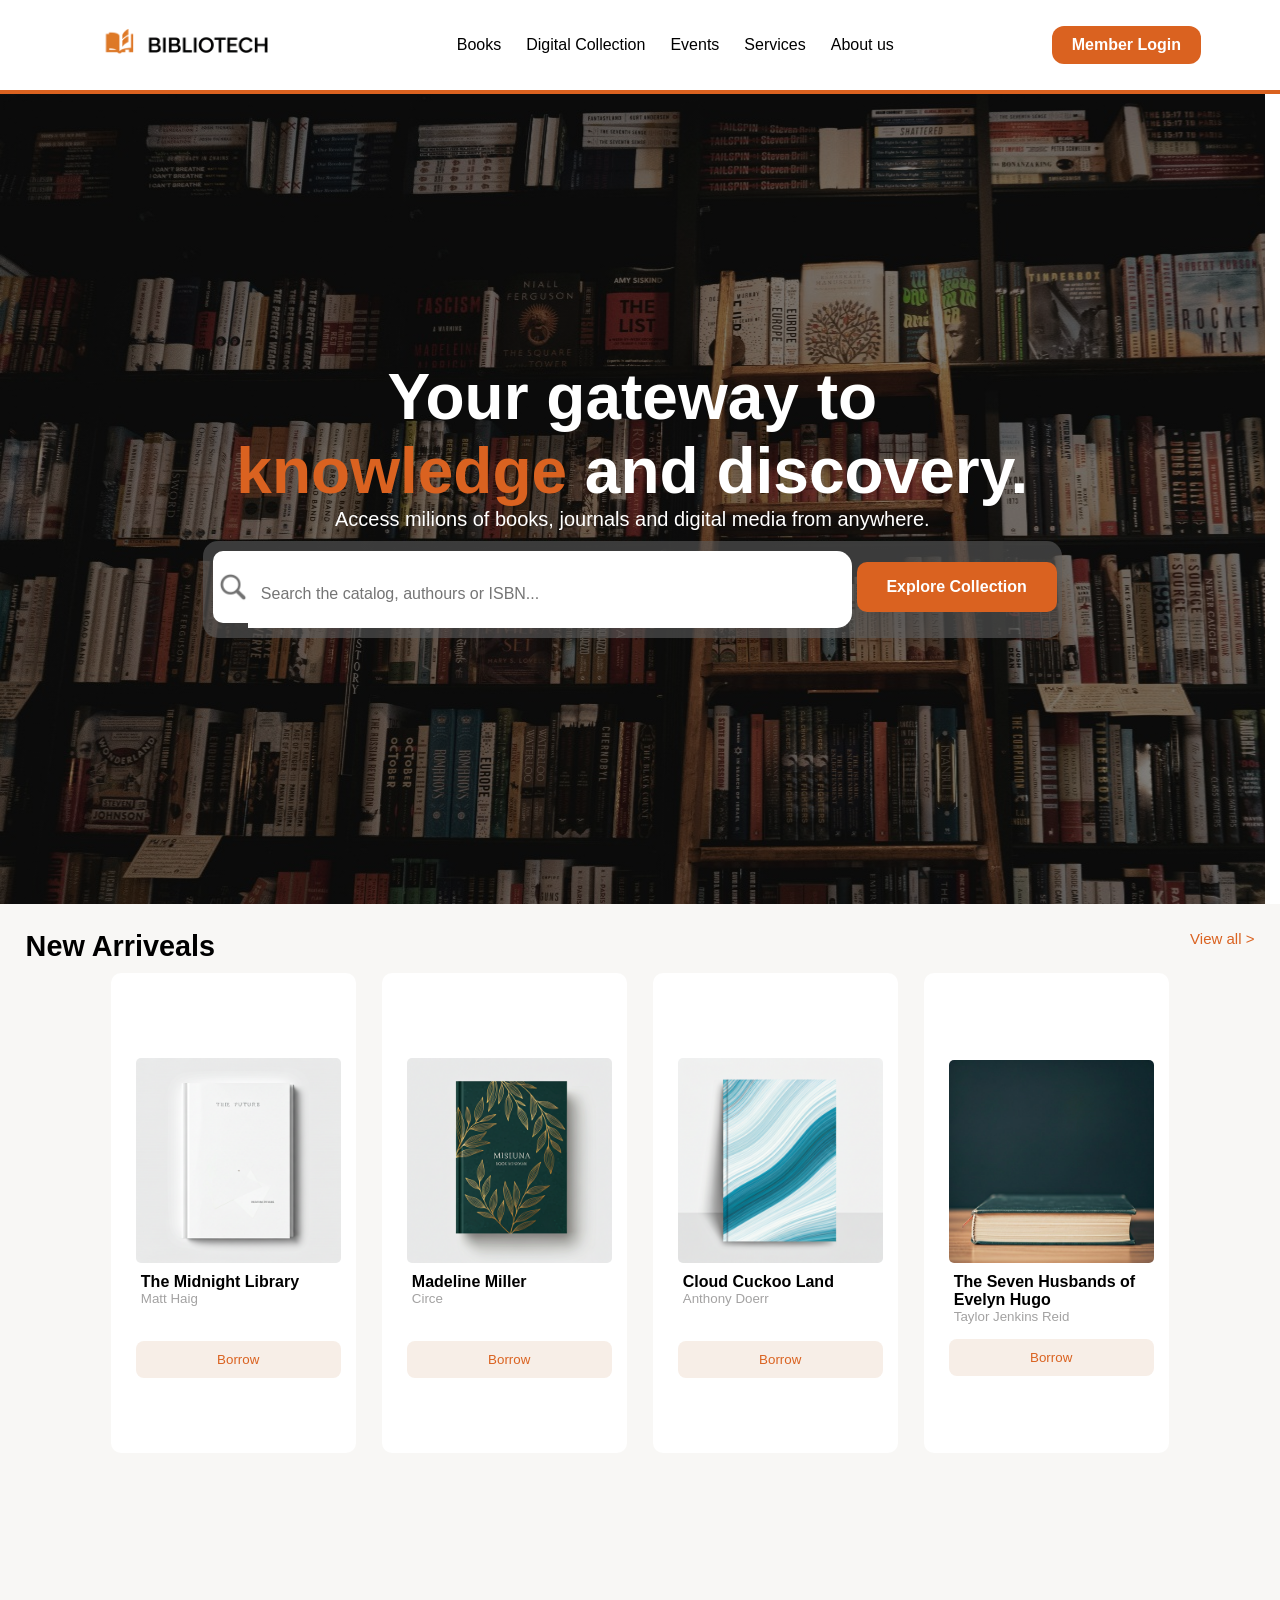
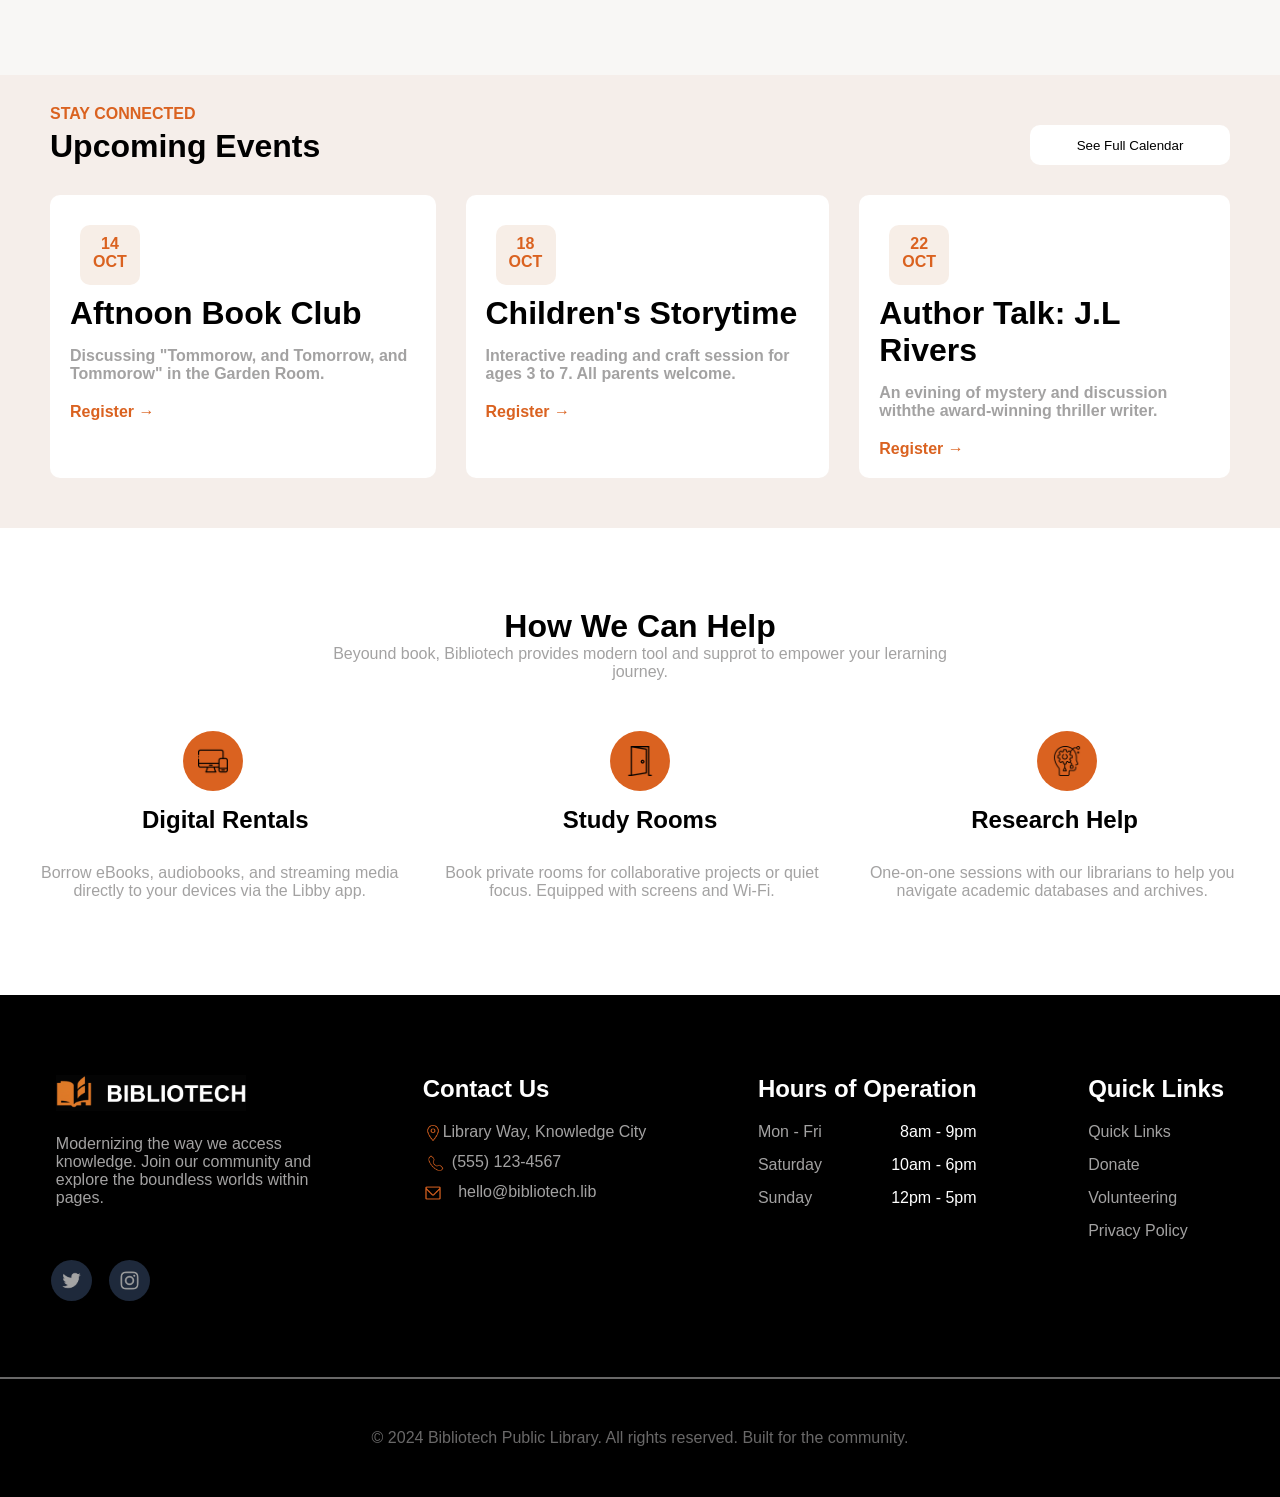
<file: index.html>
<!DOCTYPE html>
<html lang="en">

 <head>
    <meta charset="UTF-8">
    <meta name="viewport" content="width=device-width, initial-scale=1.0">
    <title>BIBLIOTECH</title>
    <link rel="stylesheet" href="index.css" >
</head>

<body>
    <div class="cabecalho">
        <img src="assets/logo copy.png" class="logo">
        <div class="itens">
            <p> Books</p>
            <p> Digital Collection</p>
            <p> Events</p>
            <p> Services</p>
            <p> About us</p>
        </div>
        <input type="button" value="Member Login" class="botao">
    </div>

    <div class="section1">
        <h1> Your gateway to<br> <span class = "know"> knowledge </span> and discovery.</h1>
        <p> Access milions of books, journals and digital media from anywhere.</p>

        <div class="input_container">
            <div class="lupa_falsa">
                <img src="assets/lupa_falsa.png" alt="">
            </div>
            <input type="text" class="pesquisa" placeholder="Search the catalog, authours or ISBN...">
            <input type="button" class="botao_input" value="Explore Collection">
        </div>
    </div>

    <div class="livros">
       
        <div class="test">
            <h2>New Arriveals</h2>
            <p> View all ></p>
        </div> 
    
        <div class="cards">
            <div class="card">
                <input type="button" value="Borrow" class="im_a_book">
                    <p>Matt Haig</p>
                    <h4>The Midnight Library </h4>
                <img src="assets/L1.png" alt="">
            </div>

            <div class="card">
                <input type="button" value="Borrow" class="im_a_book">
                    <p>Circe</p>
                    <h4>Madeline Miller </h4>
                <img src="assets/L2.png" alt="">
            </div>

            <div class="card">
                <input type="button" value="Borrow" class="im_a_book">
                <p>Anthony Doerr</p>    
                <h4>Cloud Cuckoo Land </h4> 
                <img src="assets/L3.png" alt="">
            </div>

            <div class="card">
                <button class="im_a_book"">Borrow</button>
                    <p style=" padding-bottom: 15px; padding-left: 15px" >Taylor Jenkins Reid</p>
                    <h4>The Seven Husbands of <br>Evelyn Hugo </h4>
                <img src="assets/L4.png">
                 
            </div>           
        </div>
    </div>

    <div class="end"> 
        <div class="end_text">
            <p> STAY CONNECTED</p>
            <h3>Upcoming Events</h3>
        </div>
        <div>
            <input type="button" value="See Full Calendar" class="end_button">
        </div>

        <div class="end_cards">
            <div class="end_card">
                <div class="bt">
                    <p>14</p>
                    <p> OCT</p>
                </div>
                <div class="bt_text">
                    <h4>Aftnoon Book Club</h4>
                    <p> Discussing "Tommorow, and Tomorrow, and Tommorow" in the Garden Room. </p>
                </div>
                <a href="#" class="register">Register</a>
            </div>

             <div class="end_card">
                <div class="bt">
                    <p>18</p>
                    <p> OCT</p>
                </div>
                <div class="bt_text">
                     <h4>Children's Storytime</h4>
                     <p> Interactive reading and craft session for ages 3 to 7. All parents welcome. </p>
                </div>
                <a href="#" class="register">Register</a>
            </div>

             <div class="end_card">
                <div class="bt">
                    <p>22</p>
                    <p>OCT</p>
                </div>
                <div class="bt_text">
                    <h4>Author Talk: J.L Rivers</h4>
                    <p>An evining of mystery and discussion withthe award-winning thriller writer.  </p>
                </div>
                <a href="#" class="register">Register</a>
            </div>
        </div>
    </div>

    <div class="last">
            <div class="last_head">
                <h1>How We Can Help</h1>
                <p>Beyound book, Bibliotech provides modern tool and supprot to empower your lerarning <br> journey.</p>
            </div>
            <div class="circulos">
                <div class="circulo"> <img src="assets/cir1.png" alt=""> </div>
                <div class="circulo"> <img src="assets/cir2.png" alt=""> </div>
                <div class="circulo"> <img src="assets/cir4.png" alt=""></div>
            </div>
            <div class="last_mid">
                <h2>Digital Rentals</h2>  
                <h2>Study Rooms</h2>    
                <h2>Research Help</h2>    
            </div>
            <div class="last_mids">
                <p>Borrow eBooks, audiobooks, and streaming media directly to your devices via the Libby app.</p>
                <p>Book private rooms for collaborative projects or quiet focus. Equipped with screens and Wi-Fi.</p>
                <p>One-on-one sessions with our librarians to help you navigate academic databases and archives.</p>
            </div>
    </div>

    <div class="footer">
        <div class="footer_c1">
            <img src="assets/logoletrabanca.png" alt="">
            <p>Modernizing the way we access
            <br>knowledge. Join our community and 
            <br>explore the boundless worlds within 
            <br>pages.</p>
        </div>
        <div class="footer_c2">
            <h2>Contact Us</h2>
            <div class="loc">
                <img src="assets/loc.png" alt=""><p> Library Way, Knowledge City</p>
            </div>
            <div class="cont">
                <img src="assets/contato.png" alt=""><p>(555) 123-4567</p>
            </div>
            <div class="email">
                <img src="assets/email.png" alt=""> <p>hello@bibliotech.lib</p>
            </div>
        </div>
        <div class="footer_c3">
            <h2>Hours of Operation</h2>
            <div class="mon"> 
                <p>Mon - Fri</p>
                <p style="color: white"> 8am - 9pm</p>
            </div>
            <div class="sat">
                <p>Saturday </p>
                <p style="color: white">10am - 6pm</p>
            </div>
            <div class="sun">
                <p>Sunday </p>
                <p style="color: white">12pm - 5pm</p>
            </div>
        </div>
        <div class="footer_c4">
            <h2>Quick Links</h2>
            <a href="#" class="c4" style="padding-bottom: 15px;">Quick Links</a>
            <a href="#" class="c4" style="padding-bottom: 15px;">Donate</a>
            <a href="#" class="c4" style="padding-bottom: 15px;">Volunteering</a>
            <a href="#" class="c4">Privacy Policy</a>
        </div>
    </div>
    <div class="footer_icon">
        <img src="assets/twitter-removebg-preview.png" alt="">
        <img src="assets/insta-removebg-preview.png" alt="">
    </div>

    <div class="rights">
        <p>© 2024 Bibliotech Public Library. All rights reserved. Built for the community.</p>
    </div>

</body>
</html>
</file>
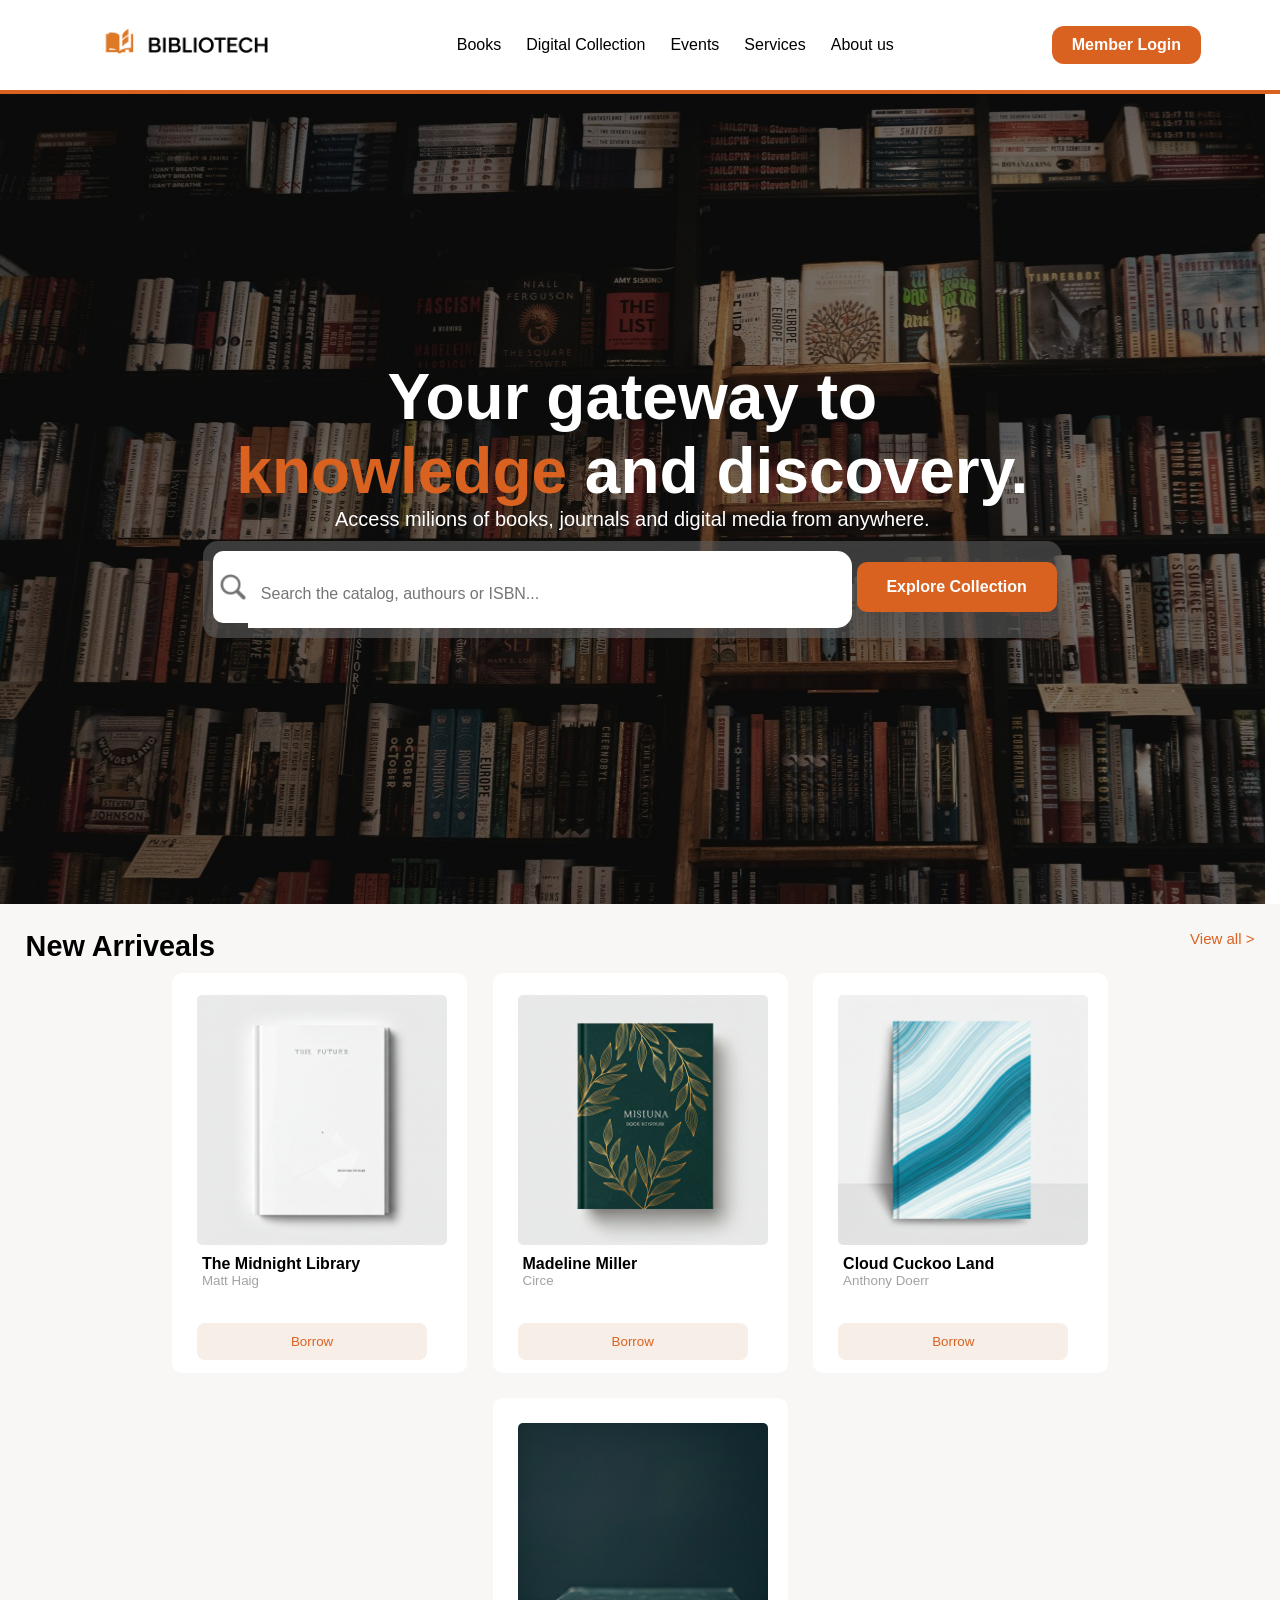
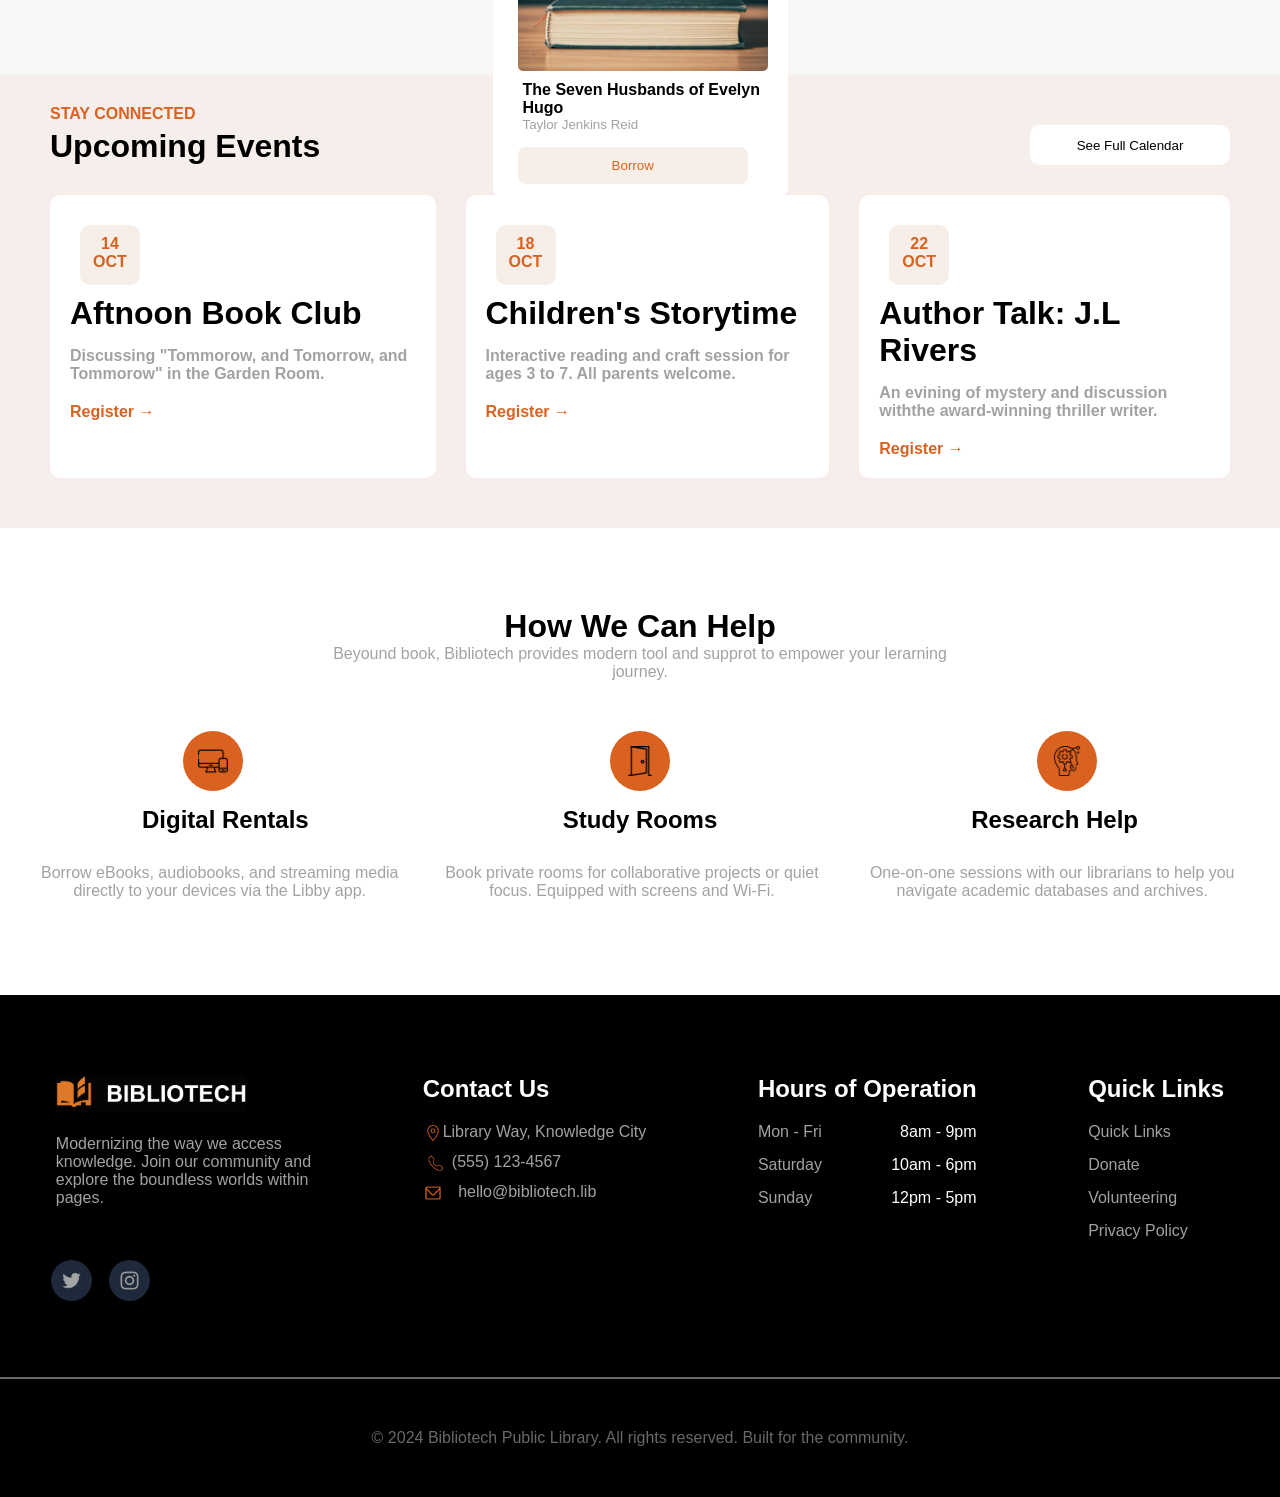
<file: biblioteca.html>
<!DOCTYPE html>
<html lang="en">

 <head>
    <meta charset="UTF-8">
    <meta name="viewport" content="width=device-width, initial-scale=1.0">
    <title>BIBLIOTECH</title>
    <link rel="stylesheet" href="biblioteca.css" 
</head>

<body>
    <div class="cabecalho">
        <img src="assets/logo copy.png" class="logo">
        <div class="itens">
            <p> Books</p>
            <p> Digital Collection</p>
            <p> Events</p>
            <p> Services</p>
            <p> About us</p>
        </div>
        <input type="button" value="Member Login" class="botao">
    </div>

    <div class="section1">
        <h1> Your gateway to<br> <span class = "know"> knowledge </span> and discovery.</h1>
        <p> Access milions of books, journals and digital media from anywhere.</p>

        <div class="input_container">
            <div class="lupa_falsa">
                <img src="assets/lupa_falsa.png" alt="">
            </div>
            <input type="text" class="pesquisa" placeholder="Search the catalog, authours or ISBN...">
            <input type="button" class="botao_input" value="Explore Collection">
        </div>
    </div>

    <div class="livros">
       
        <div class="test">
            <h2>New Arriveals</h2>
            <p> View all ></p>
        </div> 
    
        <div class="cards">
            <div class="card">
                <input type="button" value="Borrow" class="im_a_book">
                    <p>Matt Haig</p>
                    <h4>The Midnight Library </h4>
                <img src="assets/L1.png" alt="">
            </div>

            <div class="card">
                <input type="button" value="Borrow" class="im_a_book">
                    <p>Circe</p>
                    <h4>Madeline Miller </h4>
                <img src="assets/L2.png" alt="">
            </div>

            <div class="card">
                <input type="button" value="Borrow" class="im_a_book">
                <p>Anthony Doerr</p>    
                <h4>Cloud Cuckoo Land </h4> 
                <img src="assets/L3.png" alt="">
            </div>

            <div class="card">
                <button class="im_a_book"">Borrow</button>
                    <p style=" padding-bottom: 15px; padding-left: 15px" >Taylor Jenkins Reid</p>
                    <h4>The Seven Husbands of Evelyn Hugo </h4>
                <img src="assets/L4.png">
                 
            </div>           
        </div>
    </div>

    <div class="end"> 
        <div class="end_text">
            <p> STAY CONNECTED</p>
            <h3>Upcoming Events</h3>
        </div>
        <div>
            <input type="button" value="See Full Calendar" class="end_button">
        </div>

        <div class="end_cards">
            <div class="end_card">
                <div class="bt">
                    <p>14</p>
                    <p> OCT</p>
                </div>
                <div class="bt_text">
                    <h4>Aftnoon Book Club</h4>
                    <p> Discussing "Tommorow, and Tomorrow, and Tommorow" in the Garden Room. </p>
                </div>
                <a href="#" class="register">Register</a>
            </div>

             <div class="end_card">
                <div class="bt">
                    <p>18</p>
                    <p> OCT</p>
                </div>
                <div class="bt_text">
                     <h4>Children's Storytime</h4>
                     <p> Interactive reading and craft session for ages 3 to 7. All parents welcome. </p>
                </div>
                <a href="#" class="register">Register</a>
            </div>

             <div class="end_card">
                <div class="bt">
                    <p>22</p>
                    <p>OCT</p>
                </div>
                <div class="bt_text">
                    <h4>Author Talk: J.L Rivers</h4>
                    <p>An evining of mystery and discussion withthe award-winning thriller writer.  </p>
                </div>
                <a href="#" class="register">Register</a>
            </div>
        </div>
    </div>

    <div class="last">
            <div class="last_head">
                <h1>How We Can Help</h1>
                <p>Beyound book, Bibliotech provides modern tool and supprot to empower your lerarning <br> journey.</p>
            </div>
            <div class="circulos">
                <div class="circulo"> <img src="assets/cir1.png" alt=""> </div>
                <div class="circulo"> <img src="assets/cir2.png" alt=""> </div>
                <div class="circulo"> <img src="assets/cir4.png" alt=""></div>
            </div>
            <div class="last_mid">
                <h2>Digital Rentals</h2>  
                <h2>Study Rooms</h2>    
                <h2>Research Help</h2>    
            </div>
            <div class="last_mids">
                <p>Borrow eBooks, audiobooks, and streaming media directly to your devices via the Libby app.</p>
                <p>Book private rooms for collaborative projects or quiet focus. Equipped with screens and Wi-Fi.</p>
                <p>One-on-one sessions with our librarians to help you navigate academic databases and archives.</p>
            </div>
    </div>

    <div class="footer">
        <div class="footer_c1">
            <img src="assets/logoletrabanca.png" alt="">
            <p>Modernizing the way we access
            <br>knowledge. Join our community and 
            <br>explore the boundless worlds within 
            <br>pages.</p>
        </div>
        <div class="footer_c2">
            <h2>Contact Us</h2>
            <div class="loc">
                <img src="assets/loc.png" alt=""><p> Library Way, Knowledge City</p>
            </div>
            <div class="cont">
                <img src="assets/contato.png" alt=""><p>(555) 123-4567</p>
            </div>
            <div class="email">
                <img src="assets/email.png" alt=""> <p>hello@bibliotech.lib</p>
            </div>
        </div>
        <div class="footer_c3">
            <h2>Hours of Operation</h2>
            <div class="mon"> 
                <p>Mon - Fri</p>
                <p style="color: white"> 8am - 9pm</p>
            </div>
            <div class="sat">
                <p>Saturday </p>
                <p style="color: white">10am - 6pm</p>
            </div>
            <div class="sun">
                <p>Sunday </p>
                <p style="color: white">12pm - 5pm</p>
            </div>
        </div>
        <div class="footer_c4">
            <h2>Quick Links</h2>
            <a href="#" class="c4" style="padding-bottom: 15px;">Quick Links</a>
            <a href="#" class="c4" style="padding-bottom: 15px;">Donate</a>
            <a href="#" class="c4" style="padding-bottom: 15px;">Volunteering</a>
            <a href="#" class="c4">Privacy Policy</a>
        </div>
    </div>
    <div class="footer_icon">
        <img src="assets/twitter-removebg-preview.png" alt="">
        <img src="assets/insta-removebg-preview.png" alt="">
    </div>

    <div class="rights">
        <p>© 2024 Bibliotech Public Library. All rights reserved. Built for the community.</p>
    </div>

</body>
</html>
</file>
<file: index.css>
* {
    margin: 0;
}

.cabecalho{
    display: flex;
    justify-content: center;
    justify-content: space-around;
    align-items: center;
    border-bottom: 4px solid;
    border-color: #DA6220;
    height: 10vh;
    font-family: sans-serif;
}

.logo{
    width: 220px;
}

.itens{
    display: flex;
    gap: 25px;
}

.botao{
    background-color: #DA6220;
    border-radius: 12px;
    padding: 10px 20px;
    border: none;
    color: white;
    font-size: medium;
    font-weight: bold;
}

.botao:hover{
    background-color: #ab5b1e;
}

.section1{
    color: white;
    width: 98.8vw;
    height: 90vh;
    display: flex;
    justify-content: center;
    align-items: center;
    background: linear-gradient(rgb(0,0,0,0.50), rgb(0,0,0,0.50)), url(assets/bibliotecaFundo.png);
    flex-direction: column;
    font-family: sans-serif;
}

.section1 h1{
    color:#ffffff;
    font-size: 4rem;
    font-weight: 800;
    text-align: center;
}

.section1 p{
    font-size: 20px;
    padding-bottom: 10px;
}

.know{
    color: #DA6220;
}

.input_container{
    padding: 0.4vw;
    border-radius: 15px;
    background-color: rgba(93, 93, 93, 0.594);
    font-family: sans-serif;
    display: flex;
    flex-direction: row;
}

.pesquisa{
    padding: 2vh 11vw 1vh 1vw;
    border: none;
    font-size: 1rem;
    border-radius: 0 15px 15px 0;
    width: 450px;
    height: 50px;
    margin: 5px 5px 5px 0;
    font-family: sans-serif;
}

.botao_input{
    padding: 1.5vh;
    font-family: sans-serif;
    border: none;
    background-color: #DA6220;
    border-radius: 10px;
    height: 50px;
    width: 200px;
    margin-top: 16px;
    color: white;
    font-size: medium;
    font-weight: bold;
}

.botao_input:hover{
    background-color:#ab5b1e;
    
}

.lupa_falsa{
    display: flex;    
    justify-content: center;
    align-items: center;
    display: flex;
    background-color: white;
    border-radius: 10px 0 0 10px;
    height: 72px;
    margin: 5px 0 5px 5px
}

.lupa_falsa img{
    width: 30px;
    height: 30px;
    padding-left: 5px;
}

.livros{
    height: 80vh;
    padding: 2vw;
    flex-wrap: wrap;
    background-color: #F8F7F5;
    font-family: sans-serif;
}

.test{
    display: flex;
    font-family: sans-serif;
    justify-content: space-between;
    font-size: larger;
    margin-bottom: 10px;
}
.test p{ 
    color: #DA6220;
    font-size: 15px;
}

.cards{
    display: flex;
    gap: 2vw;
    justify-content: center;
    
}

.card{
    background-color: rgb(255, 255, 255);
    height:50vh;
    width: 18vw;
    border-radius: 10px;
    display: flex;
    flex-direction: column-reverse;
    justify-content: center;
    padding-bottom: 15px;
    padding-left: 15px;
    padding-top: 15px;
}

.card p{
    font-size: smaller;
    color: #a3a2a2;
    padding-bottom: 35px;
    padding-left: 15px;
}

.card h4{
    padding-left: 15px;
}

.card img{
    max-width: 16vw;
    max-height: auto;
    border-radius: 15px;
    justify-content:space-around;
    display: flex;
    gap: 30px; 
    border: 3px;
    padding: 10px;
}

.im_a_book{
    padding: 11px;
    width: 16vw;
    background-color: #F7EEE7;
    border-radius: 8px;
    border: none;
    color: #DA6220;
    display: flex;
    justify-content: center;
    margin-left: 10px;
}

.im_a_book:hover{
    background-color: #DA6220;
    color:#F7EEE7
}

.end{
    display: flex;
    justify-content: space-between;
    background-color: #F5EEEA;
    align-items: end;
    flex-wrap: wrap;
    padding: 30px;
}

.end_text{
    width: 50vw;
    font-family: sans-serif;
    margin-left: 20px;
}

.end_text h3{
    font-size: 2rem;
    padding-top: 5px;
}

.end_button{
    background-color: #ffffff;
    width: 200px;
    height: 40px;
    border-radius: 10px;
    border: none;
    margin-right: 20px;
}
.end_button:hover{
    background-color: #DA6220;
    color: white;
}

.end p{
    color:#DA6220;
    font-family: sans-serif;
    font-weight: bold;
}

.end h4{
    font-family: sans-serif;
    font-size: 2rem;

}

.end_card{
    background-color: #ffffff;
    border-radius: 10px;
    font-family: sans-serif;
    padding:20px;
    margin-top: 10px;
}

.end_card p{
    color: #000000;
    justify-content: center;
    display: flex;
}

.bt{
    background-color: #F7EEE7;
    border: none;
    border-radius: 10px;
    margin: 10px;
    width: 40px;
    height: 40px;
    color: #DA6220;
    font-weight: bold;
    font-size: 1rem;
    padding: 10px;
}

.bt h3{
    font-family: sans-serif;
    padding: 5px;
}

.bt p{
    color:#DA6220;
}

.bt_text p{
    padding-bottom: 20px;
    padding-top: 15px;
    color: #a3a2a2;
}

.register{
    color: #DA6220;
    font-weight: bold;
    text-decoration: none;
    margin-top: 15px;
}

.register::after {
  content: " →";
}

.end_cards{
    display: flex;
    justify-content: space-between;
    gap: 30px;
    margin: 20px;
}

.last{
    padding-top: 80px;
    font-family: sans-serif;
    padding-bottom: 80px;
}

.last h1{
    display: flex;
    justify-content: center;
}

.last p{
    display: flex;
    justify-content: center;
    align-items: center;
    text-align: center;
    color: #a3a2a2
}

.circulos{
    display: flex;
    justify-content: space-around;
    padding-top: 50px;
}

.circulo{
    background-color: #DA6220;
    width: 60px;
    height: 60px;
    border-radius: 30px;
    display: flex;
    justify-content: center;
    text-align: center;
}

.circulo img{
    width: 30px;
    height: 30px;
    padding: 15px;
}

.last_mid{
    display: flex;
    justify-content: center;
    text-align: center;
    justify-content: space-around;
    padding: 15px;
}

.last_mids{
    display: flex;
    justify-content: center;
    text-align: center;
    justify-content: space-around;
    padding: 15px;
    color: #a3a2a2;
}

.footer{
    background-color: #000000;
    display: flex;
    justify-content: space-around;
    padding-top: 80px;
    font-family: sans-serif;
}

.footer_c1{
    color:#a3a2a2;
}

.footer_c1 img{
    width: 190px;
    height: auto;
    padding-bottom: 20px;
}

.footer_c2{
    color: #a3a2a2;
}

.footer_c2 h2{
    color: white;
    padding-bottom: 20px;
}

.footer_c2 img{
    width: 20px;
    height: 20px;
    display: flex;
    padding-bottom: 10px;
}

.loc{
    display: flex;
    justify-content: space-around;
}

.cont{
    display: flex;
    justify-content: space-around;
    padding-right: 82px;
}

.email{
    display: flex;
    justify-content: space-between;
    padding-right: 50px;
}

.footer_c3 p{
    color: #a3a2a2;
    display: flex;
    padding-bottom: 15px;
}

.footer_c3 h2{
    color: white;
    padding-bottom: 20px;
}

.mon{
    display: flex;
    justify-content: space-between;
}

.sat{
    display: flex;
    justify-content: space-between;
}

.sun{
    display: flex;
    justify-content: space-between;
}

.footer_c4{
    display: flex;
    flex-direction: column;
    color: white;
    padding-bottom: 20px;
}

.footer_c4 h2{
    padding-bottom: 20px;

}

.c4 {
    color: #a3a2a2 ;
}

.footer_icon{
    background-color: #000000;
    padding-left: 3vw;
    padding-bottom: 8vh;
}

.footer_icon img{
    width: 1.8vw;
    background-color: #1E293B;
    padding: 1vh;
    border-radius: 50%;
    margin-left: 1vw;
}

.rights{
    padding-top: 50px;
    background-color: #000000;
    color: #696868; 
    display: flex;
    justify-content: center;
    font-family: sans-serif;
    padding: 50px;
    border-top: 2px solid;
}

a{
    text-decoration: none;
}
</file>
<file: biblioteca.css>
* {
    margin: 0;
}

.cabecalho{
    display: flex;
    justify-content: center;
    justify-content: space-around;
    align-items: center;
    border-bottom: 4px solid;
    border-color: #DA6220;
    height: 10vh;
    font-family: sans-serif;
}

.logo{
    width: 220px;
}

.itens{
    display: flex;
    gap: 25px;
}

.botao{
    background-color: #DA6220;
    border-radius: 12px;
    padding: 10px 20px;
    border: none;
    color: white;
    font-size: medium;
    font-weight: bold;
}

.botao:hover{
    background-color: #ab5b1e;
}

.section1{
    color: white;
    width: 98.8vw;
    height: 90vh;
    display: flex;
    justify-content: center;
    align-items: center;
    background: linear-gradient(rgb(0,0,0,0.50), rgb(0,0,0,0.50)), url(assets/bibliotecaFundo.png);
    flex-direction: column;
    font-family: sans-serif;
}

.section1 h1{
    color:#ffffff;
    font-size: 4rem;
    font-weight: 800;
    text-align: center;
}

.section1 p{
    font-size: 20px;
    padding-bottom: 10px;
}

.know{
    color: #DA6220;
}

.input_container{
    padding: 0.4vw;
    border-radius: 15px;
    background-color: rgba(93, 93, 93, 0.594);
    font-family: sans-serif;
    display: flex;
    flex-direction: row;
}

.pesquisa{
    padding: 2vh 11vw 1vh 1vw;
    border: none;
    font-size: 1rem;
    border-radius: 0 15px 15px 0;
    width: 450px;
    height: 50px;
    margin: 5px 5px 5px 0;
    font-family: sans-serif;
}

.botao_input{
    padding: 1.5vh;
    font-family: sans-serif;
    border: none;
    background-color: #DA6220;
    border-radius: 10px;
    height: 50px;
    width: 200px;
    margin-top: 16px;
    color: white;
    font-size: medium;
    font-weight: bold;
}

.botao_input:hover{
    background-color:#ab5b1e;
    
}

.lupa_falsa{
    display: flex;    
    justify-content: center;
    align-items: center;
    display: flex;
    background-color: white;
    border-radius: 10px 0 0 10px;
    height: 72px;
    margin: 5px 0 5px 5px
}

.lupa_falsa img{
    width: 30px;
    height: 30px;
    padding-left: 5px;
}

.livros{
    height: 80vh;
    padding: 2vw;
    flex-wrap: wrap;
    background-color: #F8F7F5;
    font-family: sans-serif;
}

.test{
    display: flex;
    font-family: sans-serif;
    justify-content: space-between;
    font-size: larger;
    margin-bottom: 10px;
}
.test p{ 
    color: #DA6220;
    font-size: 15px;
}

.cards{
    display: flex;
    flex-wrap: wrap;
    gap: 2vw;
    justify-content: center;
    
}

.card{
    background-color: rgb(255, 255, 255);
    height:370px;
    width: 280px;
    border-radius: 10px;
    display: flex;
    flex-direction: column-reverse;
    justify-content: center;
    padding-bottom: 15px;
    padding-left: 15px;
    padding-top: 15px;
}

.card p{
    font-size: smaller;
    color: #a3a2a2;
    padding-bottom: 35px;
    padding-left: 15px;
}

.card h4{
    padding-left: 15px;
}

.card img{
    max-width: 250px;
    max-height: auto;
    border-radius: 15px;
    justify-content:space-around;
    display: flex;
    gap: 30px; 
    border: 3px;
    padding: 10px;
}

.im_a_book{
    padding: 11px;
    width: 18vw;
    background-color: #F7EEE7;
    border-radius: 8px;
    border: none;
    color: #DA6220;
    margin-bottom: px;
    display: flex;
    justify-content: center;
    margin-left: 10px;
}
.im_a_book:hover{
    background-color: #DA6220;
    color:#F7EEE7
}

.end{
    display: flex;
    justify-content: space-between;
    background-color: #F5EEEA;
    align-items: end;
    flex-wrap: wrap;
    padding: 30px;
}

.end_text{
    width: 50vw;
    font-family: sans-serif;
    margin-left: 20px;
}

.end_text h3{
    font-size: 2rem;
    padding-top: 5px;
}

.end_button{
    background-color: #ffffff;
    width: 200px;
    height: 40px;
    border-radius: 10px;
    border: none;
    margin-right: 20px;
}
.end_button:hover{
    background-color: #DA6220;
    color: white;
}

.end p{
    color:#DA6220;
    font-family: sans-serif;
    font-weight: bold;
}

.end h4{
    font-family: sans-serif;
    font-size: 2rem;

}

.end_card{
    background-color: #ffffff;
    border-radius: 10px;
    font-family: sans-serif;
    padding:20px;
    margin-top: 10px;
}

.end_card p{
    color: #000000;
    justify-content: center;
    display: flex;
}

.bt{
    background-color: #F7EEE7;
    border: none;
    border-radius: 10px;
    margin: 10px;
    width: 40px;
    height: 40px;
    color: #DA6220;
    font-weight: bold;
    font-size: 1rem;
    padding: 10px;
}

.bt h3{
    font-family: sans-serif;
    padding: 5px;
}

.bt p{
    color:#DA6220;
}

.bt_text p{
    padding-bottom: 20px;
    padding-top: 15px;
    color: #a3a2a2;
}

.register{
    color: #DA6220;
    font-weight: bold;
    text-decoration: none;
    margin-top: 15px;
}

.register::after {
  content: " →";
}

.end_cards{
    display: flex;
    justify-content: space-between;
    gap: 30px;
    margin: 20px;
}

.last{
    padding-top: 80px;
    font-family: sans-serif;
    padding-bottom: 80px;
}

.last h1{
    display: flex;
    justify-content: center;
}

.last p{
    display: flex;
    justify-content: center;
    align-items: center;
    text-align: center;
    color: #a3a2a2
}

.circulos{
    display: flex;
    justify-content: space-around;
    padding-top: 50px;
}

.circulo{
    background-color: #DA6220;
    width: 60px;
    height: 60px;
    border-radius: 30px;
    display: flex;
    justify-content: center;
    text-align: center;
}

.circulo img{
    width: 30px;
    height: 30px;
    padding: 15px;
}

.last_mid{
    display: flex;
    justify-content: center;
    text-align: center;
    justify-content: space-around;
    padding: 15px;
}

.last_mids{
    display: flex;
    justify-content: center;
    text-align: center;
    justify-content: space-around;
    padding: 15px;
    color: #a3a2a2;
}

.footer{
    background-color: #000000;
    display: flex;
    justify-content: space-around;
    padding-top: 80px;
    font-family: sans-serif;
}

.footer_c1{
    color:#a3a2a2;
}

.footer_c1 img{
    width: 190px;
    height: auto;
    padding-bottom: 20px;
}

.footer_c2{
    color: #a3a2a2;
}

.footer_c2 h2{
    color: white;
    padding-bottom: 20px;
}

.footer_c2 img{
    width: 20px;
    height: 20px;
    display: flex;
    padding-bottom: 10px;
}

.loc{
    display: flex;
    justify-content: space-around;
}

.cont{
    display: flex;
    justify-content: space-around;
    padding-right: 82px;
}

.email{
    display: flex;
    justify-content: space-between;
    padding-right: 50px;
}

.footer_c3 p{
    color: #a3a2a2;
    display: flex;
    padding-bottom: 15px;
}

.footer_c3 h2{
    color: white;
    padding-bottom: 20px;
}

.mon{
    display: flex;
    justify-content: space-between;
}

.sat{
    display: flex;
    justify-content: space-between;
}

.sun{
    display: flex;
    justify-content: space-between;
}

.footer_c4{
    display: flex;
    flex-direction: column;
    color: white;
    padding-bottom: 20px;
}

.footer_c4 h2{
    padding-bottom: 20px;

}

.c4 {
    color: #a3a2a2 ;
}

.footer_icon{
    background-color: #000000;
    padding-left: 3vw;
    padding-bottom: 8vh;
}

.footer_icon img{
    width: 1.8vw;
    background-color: #1E293B;
    padding: 1vh;
    border-radius: 50%;
    margin-left: 1vw;
}

.rights{
    padding-top: 50px;
    background-color: #000000;
    color: #696868; 
    display: flex;
    justify-content: center;
    font-family: sans-serif;
    padding: 50px;
    border-top: 2px solid;
}

a{
    text-decoration: none;
}
</file>
